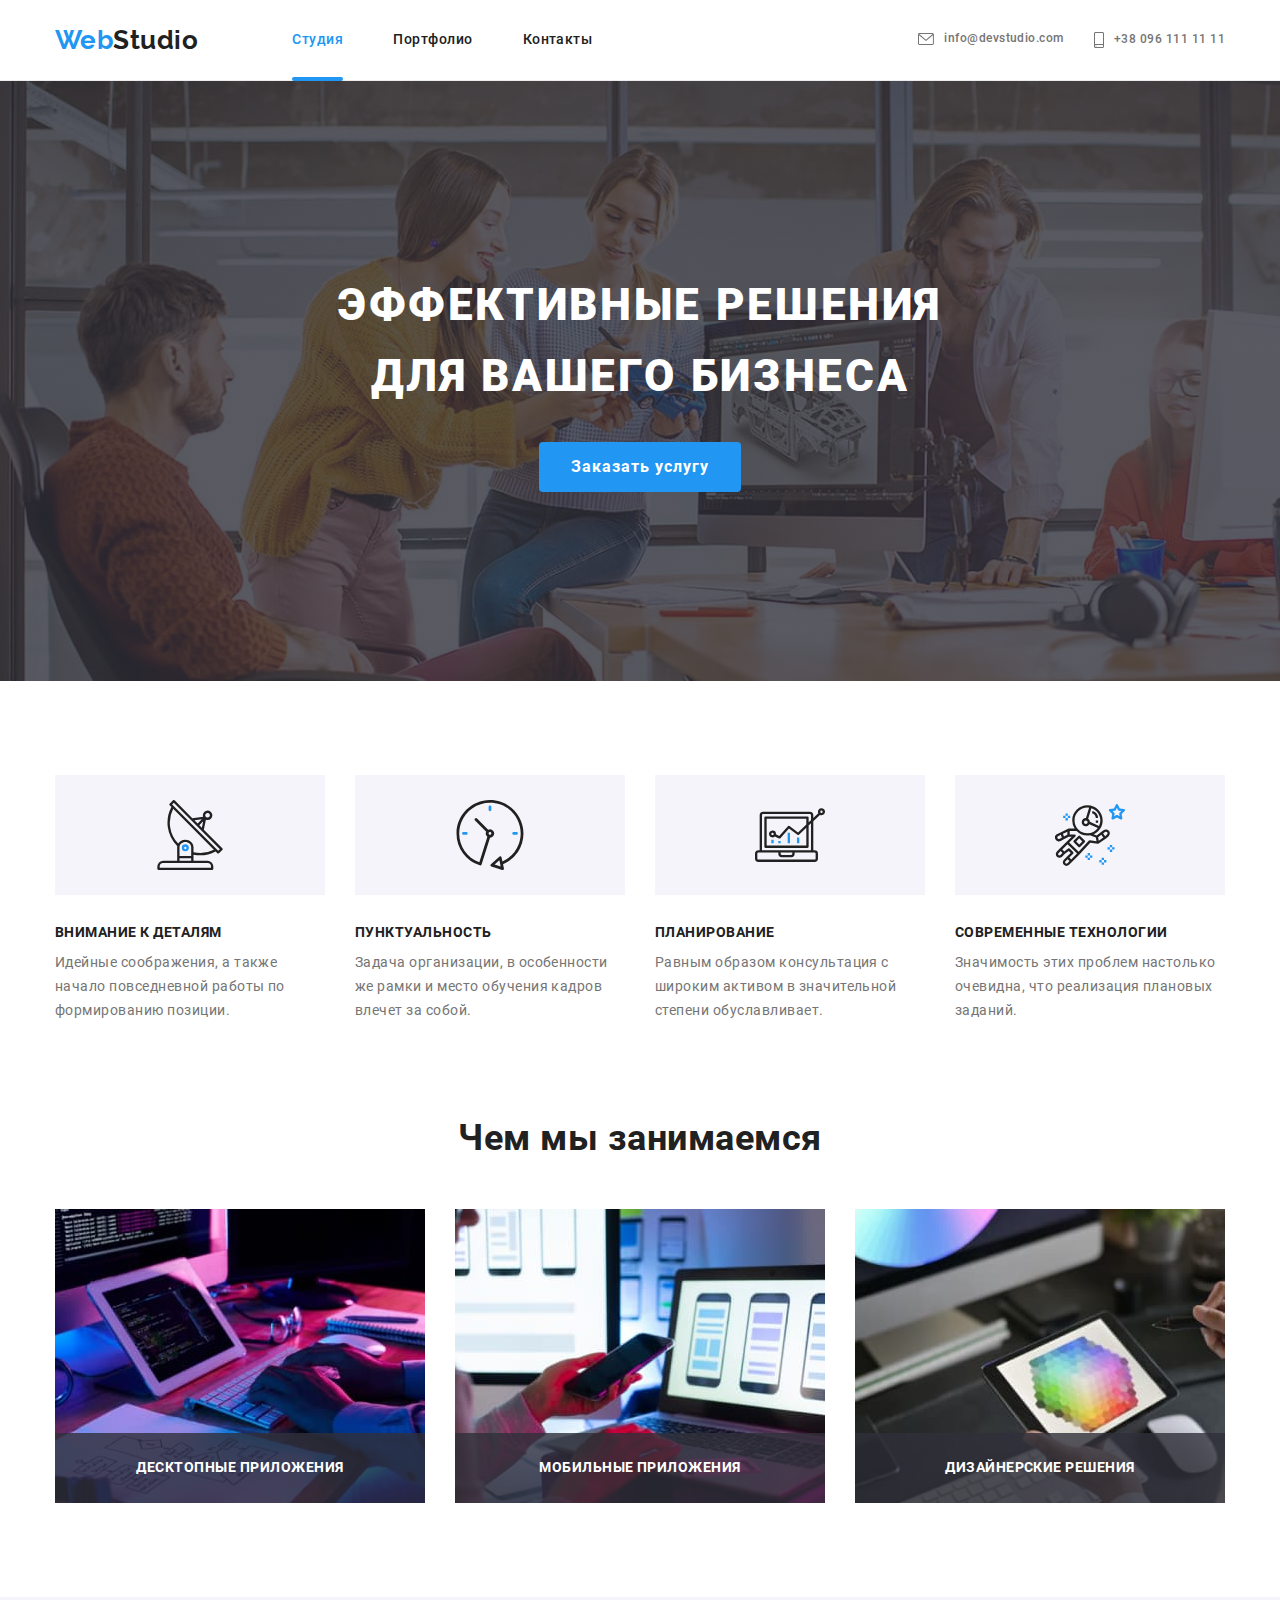
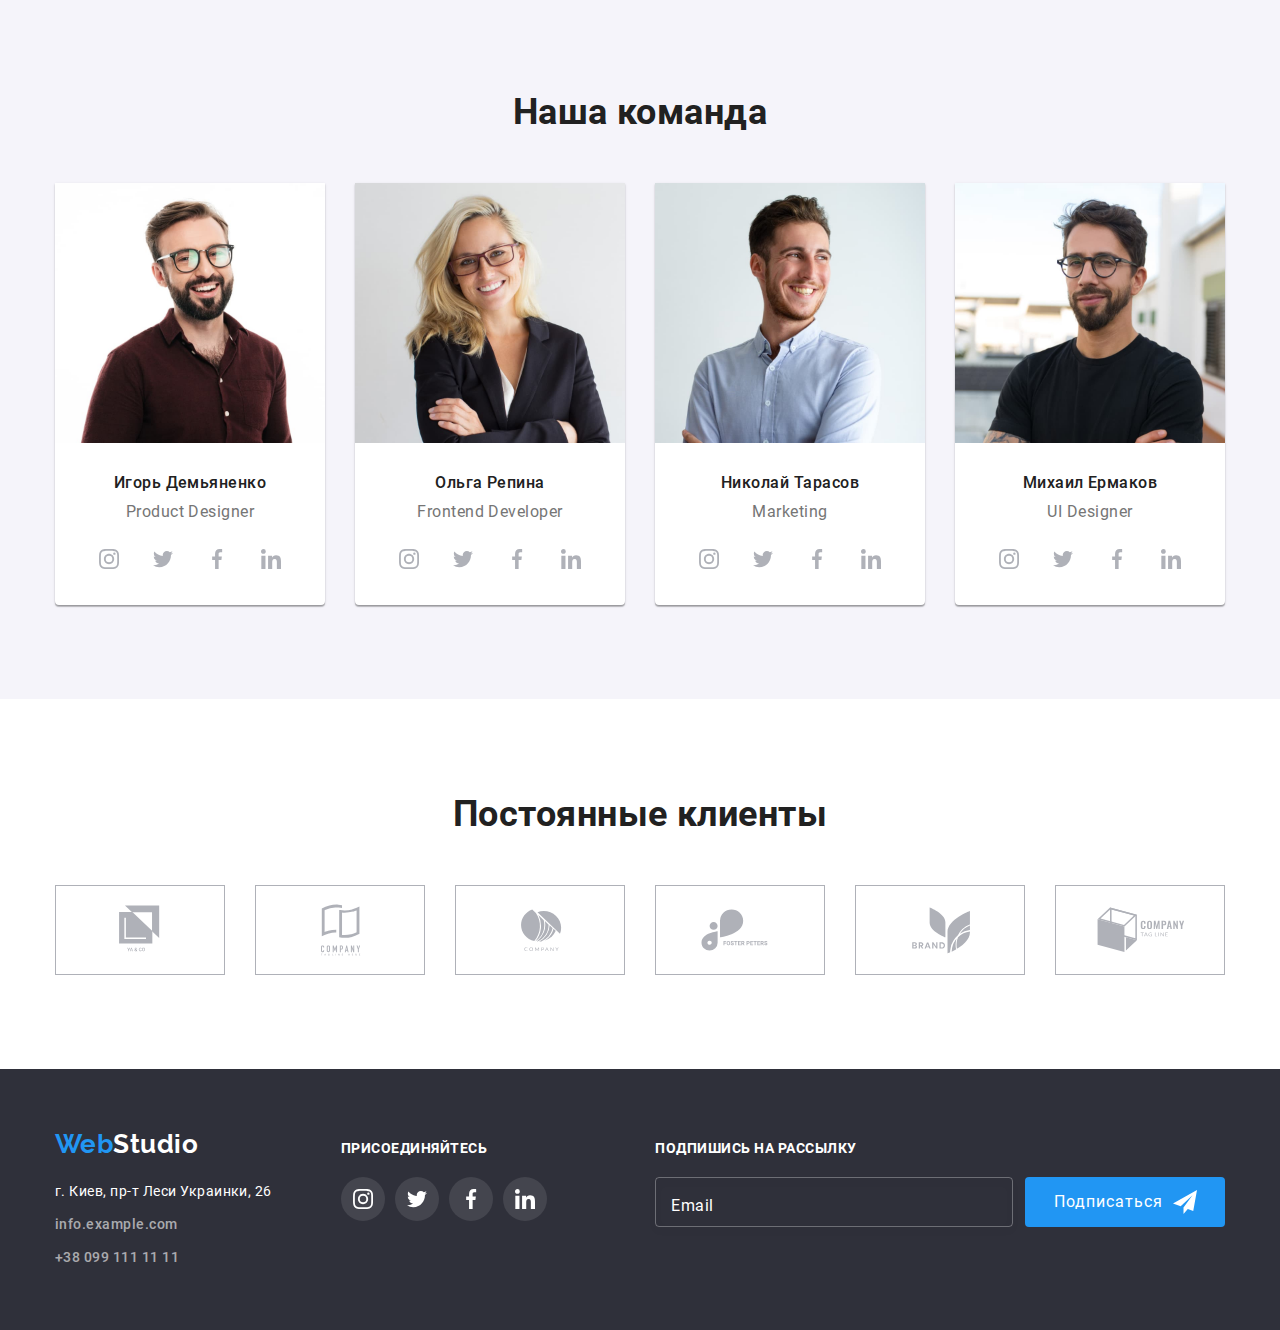
<file: index.html>
<!DOCTYPE html>
<html lang="en">
<head>
  <meta charset="UTF-8">
  <meta name="viewport" content="width=device-width, initial-scale=1.0">
  <title>Web studio</title>
  <link rel="stylesheet" href="./css/main.min.css">
</head>
<body>
  <!--HEADER-->
  <header class="header">
    <div class="container top-menu">
      <a class="logo" href="./index.html">
          <span class="logo--accent">Web</span>Studio
      </a>             
      <div class="header__content">
        <nav class="nav">
          <ul class="nav__list list">
            <li class="nav__list-item">
              <a class="link nav__link nav__link--active" href="./index.html">Студия</a>
            </li>
            <li class="nav__list-item">
              <a class="link nav__link" href="./portfolio.html">Портфолио</a>
            </li>
            <li class="nav__list-item">
              <a class="link nav__link" href="#contacts">Контакты</a>
            </li>
          </ul>
        </nav>
        
        <ul class="top-menu__contacts list">
            <li class="top-menu__contacts-item">
              <a class="link top-menu__contacts-link" href="mailto:info@devstudio.com">
                <svg class="top-menu__contacts-icon icon--envelope">
                  <use href='./images/sprite.svg#icon-envelope'></use>
                </svg>                        
                info@devstudio.com
              </a> 
            </li>
            <li class="top-menu__contacts-item">
              <a class="link top-menu__contacts-link" href="tel:+380961111111">
                <svg class="top-menu__contacts-icon icon--phone">
                  <use href='./images/sprite.svg#icon-smartphone'></use>
                </svg> 
                +38 096 111 11 11
              </a>
            </li>
        </ul>
      </div>
      <button class="top-menu-btn">
        <svg class="top-menu-btn__icon">
          <use href="./images/sprite.svg#icon-mobile-menu"></use>
        </svg>
      </button>
    </div>
</header>        
<!--Header end--> 

<main>
  <!--Hero section -->
  <section class="hero">
      <div class="hero__container">                    
        <h1 class="hero__title">
        Эффективные решения 
        для вашего бизнеса
        </h1>

        <button type="button" class="hero__button">
            Заказать услугу
        </button>
    </div> 
  </section>

  <!--Features Section-->
  <section class="features section">
    <div class="container">
      <h2 class="section__title--hidden">Особенности</h2> <!--скрыть-->
      
      <ul class="list">
        <!--Features item 1-->
        <li class="features__item">
          <div class="features__svg-container">
            <svg class="features__item-icon">
              <use href="./images/sprite.svg#icon-feature1"></use>
            </svg>
          </div>
          <p class="item-title features__item-title">
            Внимание к деталям
          </p>
          <p class="features__item-text">
            Идейные соображения, а также начало повседневной 
            работы по формированию позиции.
          </p>                  
        </li>

        <!--Features item 2-->
        <li class="features__item">
          <div class="features__svg-container">
            <svg class="features__item-icon">
              <use href="./images/sprite.svg#icon-feature2"></use>
            </svg>
          </div>
          <p class="item-title features__item-title">
            Пунктуальность
          </p>
          <p class="features__item-text">
            Задача организации, в особенности же рамки и место 
            обучения кадров влечет за собой.
          </p>
        </li>

            <!--Features item 3-->
        <li class="features__item">
          <div class="features__svg-container">
            <svg class="features__item-icon">
              <use href="./images/sprite.svg#icon-feature3"></use>
            </svg>
          </div>
          <p class="item-title features__item-title">
            Планирование
          </p>
          <p class="features__item-text">
            Равным образом консультация с широким активом в значительной 
            степени обуславливает.
          </p>
        </li>


    <!--Features item 4-->
        <li class="features__item">
          <div class="features__svg-container">
            <svg class="features__item-icon">
              <use href="./images/sprite.svg#icon-feature4"></use>
            </svg>
          </div>
          <p class="item-title features__item-title">
            Современные технологии
          </p>
          <p class="features__item-text">
            Значимость этих проблем настолько очевидна, что реализация 
            плановых заданий.
          </p>
        </li>
      </ul>
    </div>
  </section>
  <!--Features end-->

  <!--Activities Section-->
  <section class="activities section">
    <div class="container activities__container">				
        <h2 class="section__title">
            Чем мы занимаемся
        </h2>
        <ul class="list">
            <li class="activities__item">
                <img class="activities__item-img" src="./images/activities/activity1.jpg" alt="Десктопные приложения">
                <h3 class="item-title activities__item-title">
                    Десктопные приложения
                </h3>
            </li>
            <li class="activities__item">
                <img class="activities__item-img" src="./images/activities/activity2.jpg" alt="Мобильные приложения">
                <h3 class="item-title activities__item-title">
                    Мобильные приложения
                </h3>
            </li>
            <li class="activities__item">
                <img class="activities__item-img" src="./images/activities/activity3.jpg" alt="Дизайнерские решения">
                <h3 class="item-title activities__item-title">
                    Дизайнерские решения
                </h3>              
            </li>
        </ul>
    </div>
  </section>

  <!--Team Section-->
  <section class="team section">
    <div class="container">
        
      <h2 class="section__title">
          Наша команда
      </h2>

      <ul class="list team__list">                
        <!--Team-card 1-->
        <li class="team__card">
          <img class="team__card-img" src="images/team/card1.jpg" alt="Николай Кучеренко">
                              
          <h3 class="team__card-name">
            Игорь Демьяненко
          </h3>                    
          <p class="team__card-position">
              Product Designer
          </p>
          <ul class="list social-links">
              <li class="social-links__item">
                <a class="social-link" href="#" aria-label="Instagramm">
                    <svg class="social-link__icon">
                      <use href="./images/sprite.svg#icon-instagram"></use>
                    </svg>
                </a>
              </li>
              <li class="social-links__item">
                <a class="social-link" href="#" aria-label="Twitter">
                    <svg class="social-link__icon">
                        <use href="./images/sprite.svg#icon-twitter"></use>
                    </svg>
                </a>
              </li>
              <li class="social-links__item">
                <a class="social-link" href="#" aria-label="Facebook">
                    <svg class="social-link__icon">
                        <use href="./images/sprite.svg#icon-facebook"></use>
                    </svg>
                </a>
              </li>
              <li class="social-links__item">
                  <a class="social-link" href="#" aria-label="LinkedIn">
                    <svg class="social-link__icon">
                        <use href="./images/sprite.svg#icon-linkedin"></use>
                    </svg>
                  </a>
              </li>
          </ul>
        </li>

        <!--Team-card 2-->
        <li class="team__card">
            <img class="team__card-img" src="images/team/card2.jpg" alt="Ольга Иванова">
                                
            <h3 class="team__card-name">
                Ольга Репина
            </h3>                    
            <p class="team__card-position">
                Frontend Developer
            </p>
            <ul class="list social-links">
                <li class="social-links__item">
                    <a class="social-link" href="#" aria-label="Instagramm">
                        <svg class="social-link__icon">
                            <use href="./images/sprite.svg#icon-instagram"></use>
                        </svg>
                    </a>
                </li>
                <li class="social-links__item">
                    <a class="social-link" href="#" aria-label="Twitter">
                        <svg class="social-link__icon">
                            <use href="./images/sprite.svg#icon-twitter"></use>
                        </svg>
                    </a>
                </li>
                <li class="social-links__item">
                    <a class="social-link" href="#" aria-label="Facebook">
                        <svg class="social-link__icon">
                            <use href="./images/sprite.svg#icon-facebook"></use>
                        </svg>
                    </a>
                </li>
                <li class="social-links__item">
                    <a class="social-link" href="#" aria-label="LinkedIn">
                        <svg class="social-link__icon">
                            <use href="./images/sprite.svg#icon-linkedin"></use>
                        </svg>
                    </a>
                </li>
            </ul>
        </li>

        <!--Team-card 3-->
        <li class="team__card">
            <img class="team__card-img" src="images/team/card3.jpg" alt="Андрей Шевченко">
                                
            <h3 class="team__card-name">
                Николай Тарасов
            </h3>                    
            <p class="team__card-position">
                Marketing
            </p>
            <ul class="list social-links">
                <li class="social-links__item">
                    <a class="social-link" href="#" aria-label="Instagramm">
                        <svg class="social-link__icon">
                            <use href="./images/sprite.svg#icon-instagram"></use>
                        </svg>
                    </a>
                </li>
                <li class="social-links__item">
                    <a class="social-link" href="#" aria-label="Twitter">
                        <svg class="social-link__icon">
                            <use href="./images/sprite.svg#icon-twitter"></use>
                        </svg>
                    </a>
                </li>
                <li class="social-links__item">
                    <a class="social-link" href="#" aria-label="Facebook">
                        <svg class="social-link__icon">
                            <use href="./images/sprite.svg#icon-facebook"></use>
                        </svg>
                    </a>
                </li>
                <li class="social-links__item">
                    <a class="social-link" href="#" aria-label="LinkedIn">
                        <svg class="social-link__icon">
                            <use href="./images/sprite.svg#icon-linkedin"></use>
                        </svg>
                    </a>
                </li>
            </ul>
        </li>

        <!--Team-card 4-->
        <li class="team__card">
            <img class="team__card-img" src="images/team/card4.jpg" alt="Иван Николаев">
                                
            <h3 class="team__card-name">
                Михаил Ермаков
            </h3>                    
            <p class="team__card-position">
                UI Designer
            </p>
            <ul class="list social-links">
                <li class="social-links__item">
                    <a class="social-link" href="#" aria-label="Instagramm">
                        <svg class="social-link__icon">
                            <use href="./images/sprite.svg#icon-instagram"></use>
                        </svg>
                    </a>
                </li>
                <li class="social-links__item">
                    <a class="social-link" href="#" aria-label="Twitter">
                        <svg class="social-link__icon">
                            <use href="./images/sprite.svg#icon-twitter"></use>
                        </svg>
                    </a>
                </li>
                <li class="social-links__item">
                    <a class="social-link" href="#" aria-label="Facebook">
                        <svg class="social-link__icon">
                            <use href="./images/sprite.svg#icon-facebook"></use>
                        </svg>
                    </a>
                </li>
                <li class="social-links__item">
                    <a class="social-link" href="#" aria-label="LinkedIn">
                        <svg class="social-link__icon">
                            <use href="./images/sprite.svg#icon-linkedin"></use>
                        </svg>
                    </a>
                </li>
            </ul>
        </li>
      </ul>
    </div>
  </section>
  <!--Team end-->
 <!--Clients Section-->
 <section class="clients section">
  <div class="container">
      <h2 class="section__title">
          Постоянные клиенты
      </h2>
      <ul class="clients__list list">
          <li class="clients__item">
              <a class="clients__link" href="">
                  <svg class="clients__logo">
                      <use href="./images/sprite.svg#icon-logo1"></use>
                  </svg>
              </a>
          </li>
          <li class="clients__item">
              <a class="clients__link" href="">
                  <svg class="clients__logo">
                      <use href="./images/sprite.svg#icon-logo2"></use>
                  </svg>
              </a>
          </li>
          <li class="clients__item">
              <a class="clients__link" href="">
                  <svg class="clients__logo">
                      <use href="./images/sprite.svg#icon-logo3"></use>
                  </svg>
              </a>
          </li>
          <li class="clients__item">
              <a class="clients__link" href="">
                  <svg class="clients__logo">
                      <use href="./images/sprite.svg#icon-logo4"></use>
                  </svg>
              </a>
          </li>
          <li class="clients__item">
              <a class="clients__link" href="">
                  <svg class="clients__logo">
                      <use href="./images/sprite.svg#icon-logo5"></use>
                  </svg>
              </a>
          </li>
          <li class="clients__item">
              <a class="clients__link" href="">
                  <svg class="clients__logo">
                      <use href="./images/sprite.svg#icon-logo6"></use>
                  </svg>
              </a>
          </li>
      </ul></div>
  </section>
<!--Clients end-->
</main>
<!--Main end-->
<!--Footer-->
<footer class="footer" id="contacts">
  <div class="container footer__container">
      <div class="footer__contacts-container">				
          <a class="logo logo--inverse footer__logo" href="./index.html">
              <span class="logo--accent">Web</span> Studio
          </a>
          <address class="footer__address">
            <p class="footer__contacts-item">
                г. Киев, пр-т Леси Украинки, 26          
            </p>
              <a class="footer__contacts-link" href="mailto:info.example.com">info.example.com</a>

              <a class="footer__contacts-link" href="tel:+380991111111"> +38 099 111 11 11</a>
         
        </address>
      </div>
      <div class="footer__social-links">
          <b class="footer__action-text">
              Присоединяйтесь
          </b>
          <ul class="list social-links">
              <li class="social-links__item">
                  <a class="social-link footer__social-link" href="#" aria-label="Instagramm">
                      <svg class="social-link__icon">
                          <use href="./images/sprite.svg#icon-instagram"></use>
                      </svg>
                  </a>
              </li>
              <li class="social-links__item">
                  <a class="social-link footer__social-link" href="#" aria-label="Twitter">
                      <svg class="social-link__icon">
                          <use href="./images/sprite.svg#icon-twitter"></use>
                      </svg>
                  </a>
              </li>
              <li class="social-links__item">
                  <a class="social-link footer__social-link" href="#" aria-label="Facebook">
                      <svg class="social-link__icon">
                          <use href="./images/sprite.svg#icon-facebook"></use>
                      </svg>
                  </a>
              </li>
              <li class="social-links__item">
                  <a class="social-link footer__social-link" href="#" aria-label="LinkedIn">
                      <svg class="social-link__icon">
                          <use href="./images/sprite.svg#icon-linkedin"></use>
                      </svg>
                  </a>
              </li>
          </ul>
      </div>
      <form class="subscription-form">
          <b class="footer__action-text">
              Подпишись на рассылку
          </b>
          <div class="subscription-form__controls">

              <input type="email" id="subscriptionFormEmail"
              class="subscription-form__email-input" 
              name="subscriptionFormEmail" placeholder=" ">
              <label class="subscription-form__email-label" 
               for="subscriptionFormEmail">Email</label>
              

              <button class="subscription-form__btn">
                  <span>Подписаться</span>
                  <svg class="icon-send">
                      <use href="./images/sprite.svg#icon-send"></use>
                  </svg>                    
              </button>
          </div>
      </form>
  </div>
  
</footer>

<!--Modal form-->
<div class="backdrop is-hidden">
  <form action="#" class="modal-form">
  
      <button class="modal-form__btn-close">
          <svg class="modal-form__icon-close">
              <use href="./images/sprite.svg#icon-modal-close"></use>
          </svg>
      </button>

      <b class="modal-form__action-text">
          Оставьте свои данные, мы вам перезвоним
      </b>
      
      <div class="modal-form__input-container">
                  
          <input class="modal-form__input" id="modalName" 
          type="text" name="modalName" placeholder=" ">
          <label for="modalName" class="modal-form__label
          modal-form__label--name">Имя</label>
          <svg class="modal-form__input-icon">
              <use href="./images/sprite.svg#icon-modal-name"></use>
          </svg>  
      </div>

      <div class="modal-form__input-container">                
          <input class="modal-form__input" id="modalPhone" 
          type="tel" name="modalPhone" placeholder=" ">
          <label for="modalName" class="modal-form__label">
              Телефон
          </label>
          <svg class="modal-form__input-icon">
              <use href="./images/sprite.svg#icon-modal-phone"></use>
          </svg>
      </div>

      <div class="modal-form__input-container">               
          <input class="modal-form__input" id="modalEmail" 
          type="email" name="modalEmail" placeholder=" ">
          <label for="modalName" class="modal-form__label">
              Почта
          </label>
          <svg class="modal-form__input-icon">
              <use href="./images/sprite.svg#icon-modal-email"></use>
          </svg> 
      </div>

      <div class="modal-form__input-container">
          <textarea class="modal-form__input modal-form__comment" name="modalComment" 
          id="modalComment" cols="30" rows="10" placeholder=" "></textarea>
          <label for="modalComment" class="modal-form__label">
              Комментарий</label>
      </div>

      <div class="license-agreement">
          <input class="license-agreement__checkbox" type="checkbox" 
          name="modalLicense" id="modalLicense">
          <label for="modalLicense" class="license-agreement__label">
              
              <span class="label-inner"> Соглашаюсь с рассылкой и принимаю 
                <a class="license-agreement__link" href="">
                    Условия договора
                </a>
              </span>             
          </label>
      </div>
      

      <button class="modal-form__btn-send" type="submit">
          Отправить
      </button>


  </form>
</div>

<script src="./js/modalForm.js"></script>
<script src="./js/mobile-sandwich.js"></script>
</body>
</html>
</file>
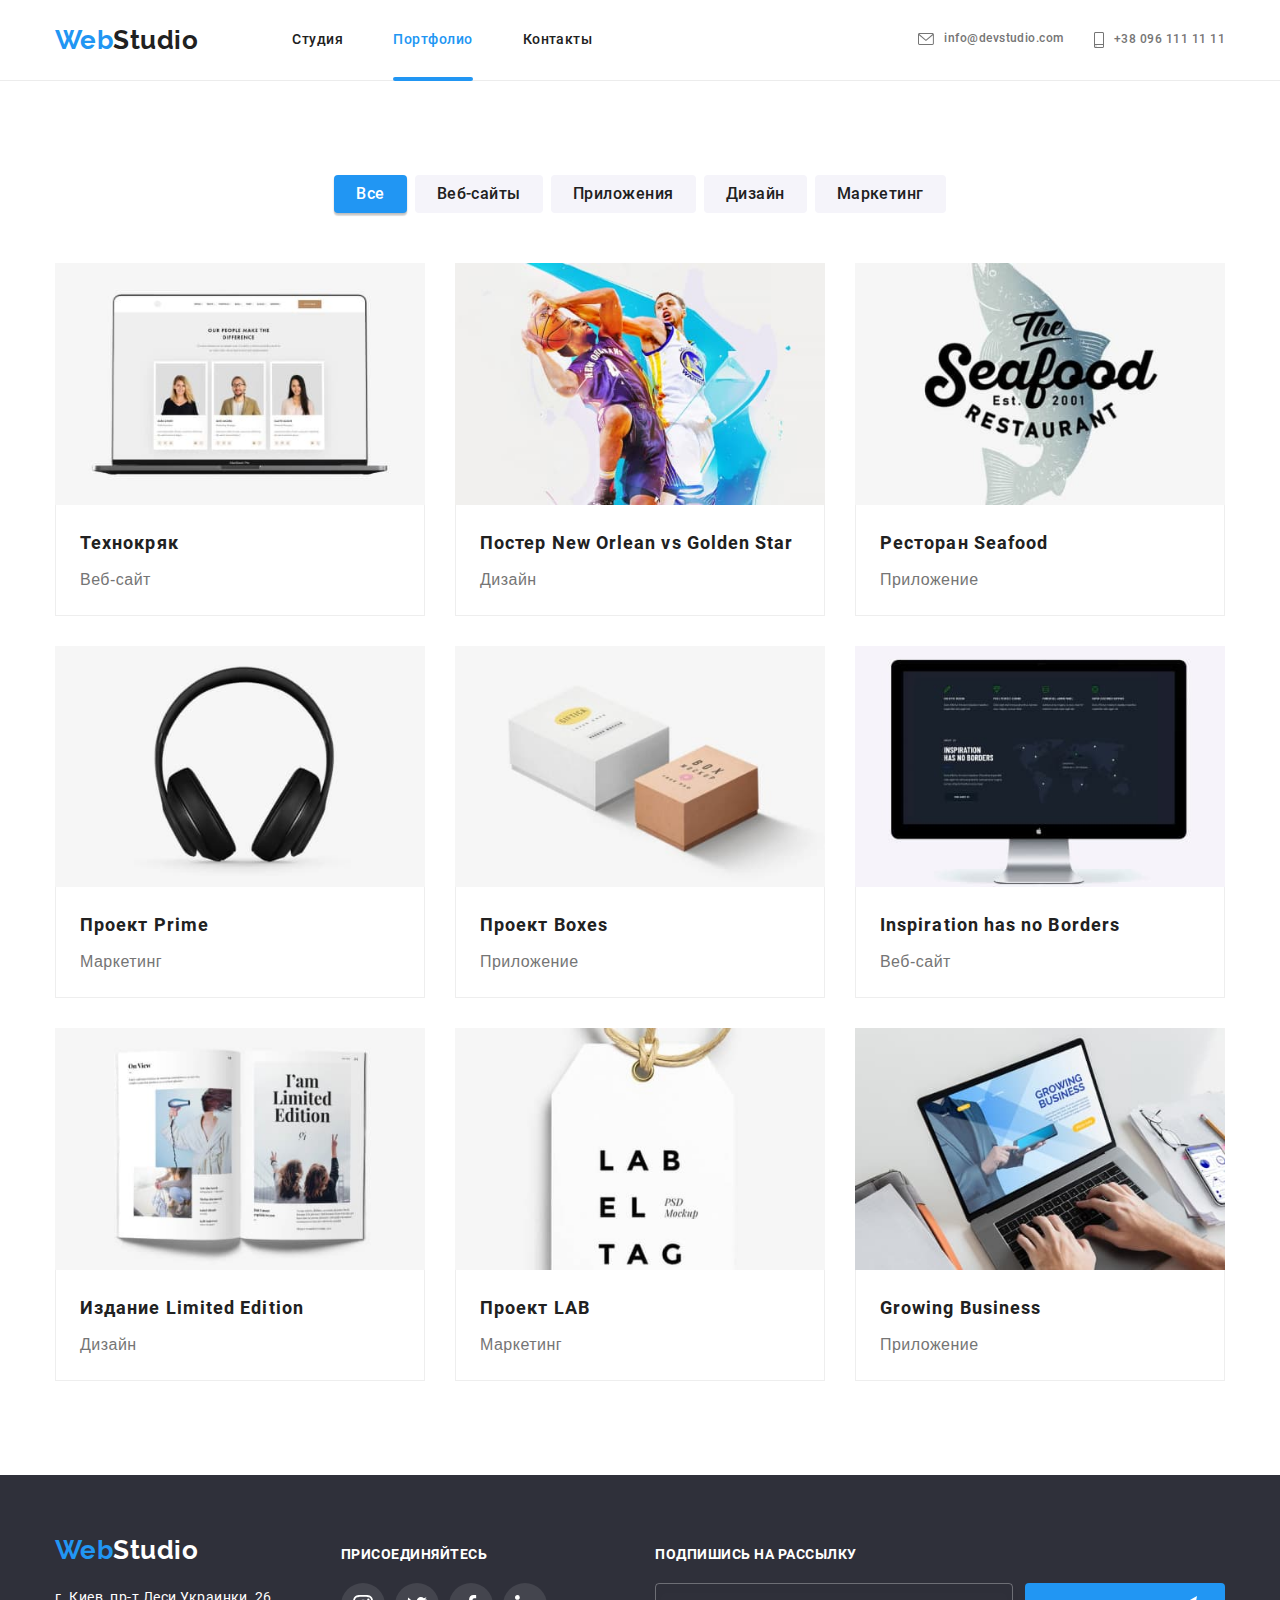
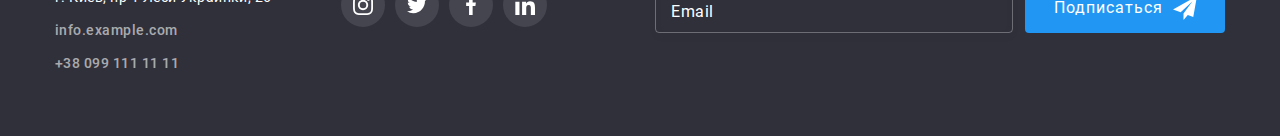
<file: portfolio.html>
<!DOCTYPE html>
<html lang="en">
<head>
    <meta charset="UTF-8">
    <meta name="viewport" content="width=device-width, initial-scale=1.0">
    <title>Web Studio</title>

    <link rel="stylesheet" href="./css/portfolio.min.css">
</head>
<body>
  <!--HEADER-->
  <header class="header">
    <div class="container top-menu">
      <a class="logo" href="./index.html">
          <span class="logo--accent">Web</span>Studio
      </a>             
      <div class="header__content">
        <nav class="nav">
          <ul class="nav__list list">
            <li class="nav__list-item">
              <a class="link nav__link" href="./index.html">Студия</a>
            </li>
            <li class="nav__list-item">
              <a class="link nav__link nav__link--active" href="./portfolio.html">Портфолио</a>
            </li>
            <li class="nav__list-item">
              <a class="link nav__link" href="#contacts">Контакты</a>
            </li>
          </ul>
        </nav>
        
        <ul class="top-menu__contacts list">
            <li class="top-menu__contacts-item">
              <a class="link top-menu__contacts-link" href="mailto:info@devstudio.com">
                <svg class="top-menu__contacts-icon icon--envelope">
                  <use href='./images/sprite.svg#icon-envelope'></use>
                </svg>                        
                info@devstudio.com
              </a> 
            </li>
            <li class="nav__contacts-item">
              <a class="link top-menu__contacts-link" href="tel:+380961111111">
                <svg class="top-menu__contacts-icon icon--phone">
                  <use href='./images/sprite.svg#icon-smartphone'></use>
                </svg> 
                +38 096 111 11 11
              </a>
            </li>
        </ul>
      </div>
      <button class="top-menu-btn">
        <svg class="top-menu-btn__icon">
          <use href="./images/sprite.svg#icon-mobile-menu"></use>
        </svg>
      </button>
    </div>
</header>      
  <!--Header end-->     

  <main class="section">
      <h1 class="section__title--hidden">Портфолио</h1>

          <!--Filters-->
      <section class="filters">
          <div class="container filters__content">
              <h2 class="section__title--hidden">Фильтры</h2> <!--скрыть-->
            
              <div class="button-container">
                <input class="filters__radio-btn" type="checkbox" 
                id="filter-all" name="filter" checked>
                <label class="filters__btn" for="filter-all" tabindex="0">Все</label> 
              </div>
              <div class="button-container">
                <input class="filters__radio-btn" type="checkbox" 
                id="filter-sites" name="filter">
                <label class="filters__btn" for="filter-sites" tabindex="0">Веб-сайты</label>
              </div>
              <div class="button-container">
                <input class="filters__radio-btn" type="checkbox" 
                id="filter-apps" name="filter">
                <label class="filters__btn" for="filter-apps"  tabindex="0">Приложения</label>
              </div>
              <div class="button-container">  
                <input class="filters__radio-btn" type="checkbox" 
                id="filter-design" name="filter">
                <label class="filters__btn" for="filter-design"  tabindex="0">Дизайн</label>
              </div>
              <div class="button-container">
                <input class="filters__radio-btn" type="checkbox" 
                id="filter-marketing" name="filter">
                <label class="filters__btn" for="filter-marketing"  tabindex="0">Маркетинг</label> 
              </div>
          </div>
      </section>

      <!-- PROJECTS SECTION -->
      <section class="projects">
          <h2 class="section__title--hidden">Проекты</h2> <!--скрыть-->
          <div class="container">            
              <ul class="projects__list list">                
                      <!--Project 1-->            
                  <li class="projects__item" tabindex="0">                        
                      <a class="projects__item-link" href="">
                          <div class="projects__item-preview">               
                              <img class="projects__item-img" src="./images/projects/project1.jpg" alt="Технокряк">
                              <p class="projects__item-description">
                                  Технокряк это современная площадка распространения коронавируса. 
                                  Компании используют эту платформу для цифрового шпионажа и атак 
                                  на защищённые сервера конкурентов.                                   
                              </p>
                          </div>
                          <div class="projects__item-content">
                              <h3 class="projects__item-title">
                                  Технокряк
                              </h3>
                              <p class="projects__item-category">
                                  Веб-сайт
                              </p>                                
                          </div>                            
                      </a>
                  </li>

                  <!--Project 2-->
                  <li class="projects__item" tabindex="0">
                      <a class="projects__item-link" href="">
                          <div class="projects__item-preview">
                              <img class="projects__item-img" src="./images/projects/project2.jpg" alt="Постер New Orlean vs Golden Star">
                              <p class="projects__item-description">
                                  Технокряк это современная площадка распространения коронавируса. 
                                  Компании используют эту платформу для цифрового шпионажа и атак 
                                  на защищённые сервера конкурентов.
                              </p>
                          </div>
                          <div class="projects__item-content">
                              <h3 class="projects__item-title">
                                  Постер New Orlean vs Golden Star
                              </h3>
                              <p class="projects__item-category">
                                  Дизайн
                              </p>                                
                          </div>                            
                      </a>
                  </li>

                  <!--Project 3-->
                  <li class="projects__item" tabindex="0">
                      <a class="projects__item-link" href="">
                          <div class="projects__item-preview">
                              <img class="projects__item-img" src="./images/projects/project3.jpg" alt="Ресторан Seafood">
                              <p class="projects__item-description">
                                  Технокряк это современная площадка распространения коронавируса. 
                                  Компании используют эту платформу для цифрового шпионажа и атак 
                                  на защищённые сервера конкурентов.
                              </p>
                          </div>
                          <div class="projects__item-content">
                              <h3 class="projects__item-title">
                                  Ресторан Seafood
                              </h3>
                              <p class="projects__item-category">
                                  Приложение
                              </p>
                              
                          </div>                            
                      </a>
                  </li>

                  <!--Project 4-->
                  <li class="projects__item" tabindex="0">
                      <a class="projects__item-link" href="">
                          <div class="projects__item-preview">
                              <img class="projects__item-img" src="./images/projects/project4.jpg" alt="Проект Prime"> 
                              <p class="projects__item-description">
                                  Технокряк это современная площадка распространения коронавируса. 
                                  Компании используют эту платформу для цифрового шпионажа и атак 
                                  на защищённые сервера конкурентов.
                              </p>
                          </div>
                          <div class="projects__item-content">
                              <h3 class="projects__item-title">
                                  Проект Prime
                              </h3>
                              <p class="projects__item-category">
                                  Маркетинг
                              </p>
                              
                          </div>                            
                      </a>
                  </li>

                  <!--Project 5-->
                  <li class="projects__item" tabindex="0">             
                      <a class="projects__item-link" href="">       
                          <div class="projects__item-preview">
                              <img class="projects__item-img" src="./images/projects/project5.jpg" alt="Проект Boxes">
                              <p class="projects__item-description">
                                  Технокряк это современная площадка распространения коронавируса. 
                                  Компании используют эту платформу для цифрового шпионажа и атак 
                                  на защищённые сервера конкурентов.
                              </p>
                          </div>
                          <div class="projects__item-content">
                              <h3 class="projects__item-title">
                                  Проект Boxes
                              </h3>
                              <p class="projects__item-category">
                                  Приложение
                              </p>
                              
                          </div>                            
                      </a>
                  </li>

                  <!--Project 6-->
                  <li class="projects__item" tabindex="0">             
                      <a class="projects__item-link" href="">       
                          <div class="projects__item-preview">
                              <img class="projects__item-img" src="./images/projects/project6.jpg" alt="Inspiration has no Borders">
                              <p class="projects__item-description">
                                  Технокряк это современная площадка распространения коронавируса. 
                                  Компании используют эту платформу для цифрового шпионажа и атак 
                                  на защищённые сервера конкурентов.
                              </p>
                          </div>
                          <div class="projects__item-content">
                              <h3 class="projects__item-title">
                                  Inspiration has no Borders
                              </h3>
                              <p class="projects__item-category">
                                  Веб-сайт
                              </p>
                              
                          </div>                            
                      </a>
                  </li>

                  <!--Project 7-->
                  <li class="projects__item" tabindex="0">             
                      <a class="projects__item-link" href="">       
                          <div class="projects__item-preview">
                              <img class="projects__item-img" src="./images/projects/project7.jpg" alt="Издание Limited Edition">
                              <p class="projects__item-description">
                                  Технокряк это современная площадка распространения коронавируса. 
                                  Компании используют эту платформу для цифрового шпионажа и атак 
                                  на защищённые сервера конкурентов.
                              </p>
                          </div>
                          <div class="projects__item-content">
                              <h3 class="projects__item-title">
                                  Издание Limited Edition
                              </h3>
                              <p class="projects__item-category">
                                  Дизайн
                              </p>
                              
                          </div>                            
                      </a>
                  </li>

                  <!--Project 8-->
                  <li class="projects__item" tabindex="0">             
                      <a class="projects__item-link" href="">       
                          <div class="projects__item-preview">
                              <img class="projects__item-img" src="./images/projects/project8.jpg" alt="Проект LAB">
                              <p class="projects__item-description">
                                  Технокряк это современная площадка распространения коронавируса. 
                                  Компании используют эту платформу для цифрового шпионажа и атак 
                                  на защищённые сервера конкурентов.
                              </p>
                          </div>
                          <div class="projects__item-content">
                              <h3 class="projects__item-title">
                                  Проект LAB
                              </h3>
                              <p class="projects__item-category">
                                  Маркетинг
                              </p>                                
                          </div>                            
                      </a>
                  </li>

                  <!--Project 9-->
                  <li class="projects__item" tabindex="0">             
                      <a class="projects__item-link" href="">       
                          <div class="projects__item-preview">
                              <img class="projects__item-img" src="./images/projects/project9.jpg" alt="Growing Business">
                              <p class="projects__item-description">
                                  Технокряк это современная площадка распространения коронавируса. 
                                  Компании используют эту платформу для цифрового шпионажа и атак 
                                  на защищённые сервера конкурентов.
                              </p>
                          </div>
                          <div class="projects__item-content">
                              <h3 class="projects__item-title">
                                  Growing Business
                              </h3>
                              <p class="projects__item-category">
                                  Приложение
                              </p>
                          </div>                            
                      </a>
                  </li>
              </ul>
          </div>
              
      </section>
  </main>


  <!--Footer-->
  <footer class="footer" id="contacts">
    <div class="container footer__container">
        <div class="footer__contacts-container">				
            <a class="logo logo--inverse footer__logo" href="./index.html">
                <span class="logo--accent">Web</span> Studio
            </a>
            <address class="footer__address">
              <p class="footer__contacts-item">
                  г. Киев, пр-т Леси Украинки, 26          
              </p>
                <a class="footer__contacts-link" href="mailto:info.example.com">info.example.com</a>
  
                <a class="footer__contacts-link" href="tel:+380991111111"> +38 099 111 11 11</a>
           
          </address>
        </div>
        <div class="footer__social-links">
            <b class="footer__action-text">
                Присоединяйтесь
            </b>
            <ul class="list social-links">
                <li class="social-links__item">
                    <a class="social-link footer__social-link" href="#" aria-label="Instagramm">
                        <svg class="social-link__icon">
                            <use href="./images/sprite.svg#icon-instagram"></use>
                        </svg>
                    </a>
                </li>
                <li class="social-links__item">
                    <a class="social-link footer__social-link" href="#" aria-label="Twitter">
                        <svg class="social-link__icon">
                            <use href="./images/sprite.svg#icon-twitter"></use>
                        </svg>
                    </a>
                </li>
                <li class="social-links__item">
                    <a class="social-link footer__social-link" href="#" aria-label="Facebook">
                        <svg class="social-link__icon">
                            <use href="./images/sprite.svg#icon-facebook"></use>
                        </svg>
                    </a>
                </li>
                <li class="social-links__item">
                    <a class="social-link footer__social-link" href="#" aria-label="LinkedIn">
                        <svg class="social-link__icon">
                            <use href="./images/sprite.svg#icon-linkedin"></use>
                        </svg>
                    </a>
                </li>
            </ul>
        </div>
        <form class="subscription-form">
            <b class="footer__action-text">
                Подпишись на рассылку
            </b>
            <div class="subscription-form__controls">
  
                <input type="email" id="subscriptionFormEmail"
                class="subscription-form__email-input" 
                name="subscriptionFormEmail" placeholder=" ">
                <label class="subscription-form__email-label" 
                 for="subscriptionFormEmail">Email</label>
                
  
                <button class="subscription-form__btn">
                    <span>Подписаться</span>
                    <svg class="icon-send">
                        <use href="./images/sprite.svg#icon-send"></use>
                    </svg>                    
                </button>
            </div>
        </form>
    </div>
    
  </footer>

  <script src="./js/mobile-sandwich.js"></script>
</body>
</html>
</file>
<file: css/main.min.css>
:root{--accent: #2196F3;--main-bg: #fff;--secondary-bg: #F5F4FA;--activity-title-bg: rgba(47, 48, 58, 0.8);--main-text: #212121;--secondary-text: #757575;--light-text: #ffffff;--social-links: #AFB1B8;--footer-contacts: rgba(255, 255, 255, 0.6);--footer-bg: #2F303A;--footer-social-bg: rgba(255, 255, 255, 0.1);--nav-underline: #ECECEC;--item-border: #EEEEEE}@font-face{font-family:"Raleway-Bold";src:url(../images/fonts/Raleway-Bold.ttf);font-style:normal;font-weight:700}@font-face{font-family:"Roboto-Bold";src:url(../images/fonts/Roboto-Bold.ttf);font-style:normal;font-weight:700}@font-face{font-family:"Roboto-Black";src:url(../images/fonts/Roboto-Black.ttf);font-style:normal;font-weight:900}@font-face{font-family:"Roboto-Medium";src:url(../images/fonts/Roboto-Medium.ttf);font-style:normal;font-weight:500}@font-face{font-family:"Roboto-Regular";src:url(../images/fonts/Roboto-Regular.ttf);font-style:normal;font-weight:400}/*! modern-normalize v0.7.0 | MIT License | https://github.com/sindresorhus/modern-normalize */*,*::before,*::after{-webkit-box-sizing:border-box;box-sizing:border-box}:root{-moz-tab-size:4;-o-tab-size:4;tab-size:4}html{line-height:1.15;-webkit-text-size-adjust:100%}body{margin:0}body{font-family:system-ui,-apple-system,"Segoe UI",Roboto,Helvetica,Arial,sans-serif,"Apple Color Emoji","Segoe UI Emoji"}hr{height:0}abbr[title]{-webkit-text-decoration:underline dotted;text-decoration:underline dotted}b,strong{font-weight:bolder}code,kbd,samp,pre{font-family:ui-monospace, SFMono-Regular, Consolas, 'Liberation Mono', Menlo, monospace;font-size:1em}small{font-size:80%}sub,sup{font-size:75%;line-height:0;position:relative;vertical-align:baseline}sub{bottom:-0.25em}sup{top:-0.5em}button,input,optgroup,select,textarea{font-family:inherit;font-size:100%;line-height:1.15;margin:0}button,select{text-transform:none}button,[type='button'],[type='reset'],[type='submit']{-webkit-appearance:button}button::-moz-focus-inner,[type='button']::-moz-focus-inner,[type='reset']::-moz-focus-inner,[type='submit']::-moz-focus-inner{border-style:none;padding:0}button:-moz-focusring,[type='button']:-moz-focusring,[type='reset']:-moz-focusring,[type='submit']:-moz-focusring{outline:1px dotted ButtonText}legend{padding:0}progress{vertical-align:baseline}[type='number']::-webkit-inner-spin-button,[type='number']::-webkit-outer-spin-button{height:auto}[type='search']{-webkit-appearance:textfield;outline-offset:-2px}[type='search']::-webkit-search-decoration{-webkit-appearance:none}::-webkit-file-upload-button{-webkit-appearance:button;font:inherit}summary{display:list-item}.hero__button,.subscription-form__btn,.modal-form__btn-send{display:block;font-size:16px;border:none;border-radius:4px}.hero__button:hover,.subscription-form__btn:hover,.modal-form__btn-send:hover,.hero__button:focus,.subscription-form__btn:focus,.modal-form__btn-send:focus{outline:none;cursor:pointer}.hero__button,.subscription-form__btn,.modal-form__btn-send{color:var(--light-text);background-color:var(--accent);line-height:1.875;letter-spacing:0.06em}.top-menu__contacts-link,.nav__link,.footer__contacts-link{font-family:"Roboto-Medium", sans-serif;-webkit-transition:color 250ms cubic-bezier(0.4, 0, 0.2, 1);transition:color 250ms cubic-bezier(0.4, 0, 0.2, 1)}.top-menu__contacts-link:hover,.nav__link:hover,.footer__contacts-link:hover,.top-menu__contacts-link:focus,.nav__link:focus,.footer__contacts-link:focus{outline:none;border:none;color:var(--accent)}html{-webkit-box-sizing:border-box;box-sizing:border-box}*,*::before,*::after{-webkit-box-sizing:inherit;box-sizing:inherit}body{color:var(--main-text);background-color:var(--main-bg);font-family:"Roboto-Bold", sans-serif;letter-spacing:0.03em;padding-top:60px}@media screen and (min-width: 768px){body{padding-top:0}}h1,h2,h3,p{margin:0;pointer-events:none}a{text-decoration:none;color:var(--main-text)}a:hover{cursor:pointer}.container{padding-left:15px;padding-right:15px;margin-left:auto;margin-right:auto;width:100%}@media screen and (min-width: 480px){.container{width:480px}}@media screen and (min-width: 768px){.container{width:768px}}@media screen and (min-width: 1200px){.container{width:1200px}}.logo{display:-webkit-box;display:-ms-flexbox;display:flex;font-size:24px;line-height:1.19;font-family:"Raleway-Bold", sans-serif}@media screen and (min-width: 1200px){.logo{font-size:26px}}.logo--accent{color:var(--accent)}.logo--inverse{color:var(--light-text)}.is-hidden{opacity:0;pointer-events:none;-webkit-transform:scale(0);transform:scale(0);-webkit-transition:all .2s ease;transition:all .2s ease;visibility:hidden}.list{margin:0;padding:0;list-style:none;color:var(--main-text);display:-webkit-box;display:-ms-flexbox;display:flex;-webkit-box-orient:vertical;-webkit-box-direction:normal;-ms-flex-direction:column;flex-direction:column}@media screen and (min-width: 768px){.list{-webkit-box-orient:horizontal;-webkit-box-direction:normal;-ms-flex-direction:row;flex-direction:row;-ms-flex-wrap:wrap;flex-wrap:wrap;-webkit-box-align:start;-ms-flex-align:start;align-items:flex-start}}.section{padding:60px 0}@media screen and (min-width: 1200px){.section{padding:94px 0}}.section__title{font-size:28px;line-height:1.18;text-align:center;margin-bottom:30px}@media screen and (min-width: 1200px){.section__title{font-size:36px;line-height:1.17;margin-bottom:50px}}.section__title--hidden{position:absolute !important;clip:rect(1px 1px 1px 1px);clip:rect(1px, 1px, 1px, 1px);padding:0 !important;border:0 !important;height:1px !important;width:1px !important;overflow:hidden}.item-title{font-size:14px;line-height:1.14}.social-links{-webkit-box-orient:horizontal;-webkit-box-direction:normal;-ms-flex-direction:row;flex-direction:row;-webkit-box-pack:center;-ms-flex-pack:center;justify-content:center}.social-links__item:not(:last-child){margin-right:10px}.social-link{display:-webkit-box;display:-ms-flexbox;display:flex;-webkit-box-pack:center;-ms-flex-pack:center;justify-content:center;-webkit-box-align:center;-ms-flex-align:center;align-items:center;width:44px;height:44px;border-radius:50%;background-color:var(--main-bg);color:var(--social-links);-webkit-transition:background-color 250ms cubic-bezier(0.4, 0, 0.2, 1),color 250ms cubic-bezier(0.4, 0, 0.2, 1);transition:background-color 250ms cubic-bezier(0.4, 0, 0.2, 1),color 250ms cubic-bezier(0.4, 0, 0.2, 1)}.social-link:hover,.social-link:focus{outline:none;border:none;color:var(--light-text);background-color:var(--accent)}.social-link__icon{width:20px;height:20px;fill:currentColor}.header{position:fixed;z-index:1;top:0px;width:100%;min-height:60px;display:-webkit-box;display:-ms-flexbox;display:flex;-webkit-box-pack:justify;-ms-flex-pack:justify;justify-content:space-between;-webkit-box-align:center;-ms-flex-align:center;align-items:center;background-color:var(--main-bg);border-bottom:1px solid var(--nav-underline)}@media screen and (min-width: 768px){.header{min-height:auto;position:static;-webkit-box-pack:start;-ms-flex-pack:start;justify-content:start}}.header__content{display:none}@media screen and (min-width: 768px){.header__content{margin-left:88px;display:-webkit-box;display:-ms-flexbox;display:flex;-webkit-box-align:center;-ms-flex-align:center;align-items:center;-webkit-box-pack:justify;-ms-flex-pack:justify;justify-content:space-between;width:100%}}@media screen and (min-width: 1200px){.header__content{margin-left:94px}}.header__content--sticky{display:-webkit-box;display:-ms-flexbox;display:flex;-webkit-box-orient:vertical;-webkit-box-direction:normal;-ms-flex-direction:column;flex-direction:column;-webkit-box-pack:center;-ms-flex-pack:center;justify-content:center;-webkit-box-align:center;-ms-flex-align:center;align-items:center;position:absolute;background-color:var(--main-bg);top:60px;left:0;width:100%;padding-top:60px;padding-bottom:60px}@media screen and (min-width: 768px){.header__content--sticky{-webkit-box-orient:horizontal;-webkit-box-direction:normal;-ms-flex-direction:row;flex-direction:row;-webkit-box-align:center;-ms-flex-align:center;align-items:center;-webkit-box-pack:justify;-ms-flex-pack:justify;justify-content:space-between;position:static;width:100%;padding-top:0;padding-bottom:0}}.top-menu{display:-webkit-box;display:-ms-flexbox;display:flex;-webkit-box-align:center;-ms-flex-align:center;align-items:center}.top-menu__contacts{display:-webkit-box;display:-ms-flexbox;display:flex;-webkit-box-orient:vertical;-webkit-box-direction:normal;-ms-flex-direction:column;flex-direction:column;width:100%}@media screen and (min-width: 768px){.top-menu__contacts{width:auto;margin-left:auto}}@media screen and (min-width: 1200px){.top-menu__contacts{margin-left:auto}}@media screen and (min-width: 1200px){.top-menu__contacts{-webkit-box-orient:horizontal;-webkit-box-direction:normal;-ms-flex-direction:row;flex-direction:row}}.top-menu__contacts-item{display:-webkit-box;display:-ms-flexbox;display:flex;width:100%;-webkit-box-pack:center;-ms-flex-pack:center;justify-content:center;-webkit-box-align:center;-ms-flex-align:center;align-items:center}@media screen and (min-width: 768px){.top-menu__contacts-item{width:auto;-webkit-box-pack:start;-ms-flex-pack:start;justify-content:flex-start}}.top-menu__contacts-item:not(:last-child){margin-bottom:16px}@media screen and (min-width: 1200px){.top-menu__contacts-item:not(:last-child){margin-bottom:0;margin-right:30px}}.top-menu__contacts-link{display:-webkit-box;display:-ms-flexbox;display:flex;-webkit-box-align:center;-ms-flex-align:center;align-items:center;font-size:18px;color:var(--secondary-text)}@media screen and (min-width: 768px){.top-menu__contacts-link{font-size:12px}}.top-menu__contacts-icon{margin-right:10px;fill:currentColor}.icon--phone{width:10px;height:15px}@media screen and (min-width: 768px){.icon--phone{width:10px;height:14px}}@media screen and (min-width: 1200px){.icon--phone{width:10px;height:16px}}.icon--envelope{width:16px;height:11px}@media screen and (min-width: 768px){.icon--envelope{width:14px;height:10px}}@media screen and (min-width: 1200px){.icon--envelope{width:16px;height:12px}}.nav__list-item{display:-webkit-box;display:-ms-flexbox;display:flex;-webkit-box-pack:center;-ms-flex-pack:center;justify-content:center}.nav__list-item:not(:last-child){margin-bottom:40px}@media screen and (min-width: 768px){.nav__list-item:not(:last-child){margin-bottom:0;margin-right:50px}}.nav__list-item:last-child{margin-bottom:60px}@media screen and (min-width: 768px){.nav__list-item:last-child{margin-bottom:0}}.nav__link{position:relative;font-size:18px;line-height:1.17}@media screen and (min-width: 768px){.nav__link{font-size:14px;line-height:1.14;padding-top:32px;padding-bottom:32px}}.nav__link--active{color:var(--accent)}.nav__link--active::after{content:'';display:block;width:100%;height:4px;border-radius:2px;background-color:var(--accent);position:absolute;bottom:-8px}@media screen and (min-width: 768px){.nav__link--active::after{bottom:auto;top:77px}}.top-menu-btn{display:block;margin-left:auto;height:40px;width:40px;cursor:pointer;border:none;background-color:transparent}@media screen and (min-width: 768px){.top-menu-btn{display:none}}.top-menu-btn:hover,.top-menu-btn:focus{color:var(--accent);outline:none}.top-menu-btn__icon{width:40px;height:40px;fill:currentColor}.top-menu-btn__icon:focus{outline:none}.hero{min-height:400px;width:100%;display:-webkit-box;display:-ms-flexbox;display:flex;-webkit-box-align:center;-ms-flex-align:center;align-items:center;background-image:-webkit-gradient(linear, left top, left bottom, from(rgba(47,48,58,0.8))),url(../images/hero/header-img.jpg);background-image:linear-gradient(rgba(47,48,58,0.8)),url(../images/hero/header-img.jpg);background-repeat:no-repeat;background-size:cover;color:var(--light-text)}@media screen and (min-width: 768px){.hero{background-image:-webkit-gradient(linear, left top, left bottom, from(rgba(47,48,58,0.8))),url(../images/hero/header-tablet-img.jpg);background-image:linear-gradient(rgba(47,48,58,0.8)),url(../images/hero/header-tablet-img.jpg)}}@media screen and (min-width: 1200px){.hero{padding-top:0;min-height:600px;background-image:-webkit-gradient(linear, left top, left bottom, from(rgba(47,48,58,0.8))),url(../images/hero/header-desktop-img.jpg);background-image:linear-gradient(rgba(47,48,58,0.8)),url(../images/hero/header-desktop-img.jpg)}}.hero__container{max-width:100%;padding:30px 15px;display:-webkit-box;display:-ms-flexbox;display:flex;-webkit-box-orient:vertical;-webkit-box-direction:normal;-ms-flex-direction:column;flex-direction:column}@media screen and (min-width: 480px){.hero__container{max-width:450px;margin:auto}}@media screen and (min-width: 1200px){.hero__container{max-width:730px;margin:auto}}.hero__title{margin-bottom:30px;margin-left:auto;margin-right:auto;font-family:"Roboto-Black", sans-serif;font-weight:900;font-size:26px;line-height:1.615;letter-spacing:0.06em;text-transform:uppercase;text-align:center}@media screen and (min-width: 1200px){.hero__title{font-size:44px}}.hero__button{margin-left:auto;margin-right:auto;padding:10px 32px;color:currentColor}.features__item{width:100%}.features__item:not(:last-child){margin-bottom:30px}@media screen and (min-width: 768px){.features__item{width:calc((100% - (2 - 1) * 30px) / 2)}.features__item:not(:last-child){margin-bottom:0px}.features__item:nth-child(odd){margin-right:30px}.features__item:not(:nth-last-child(-n+2)){margin-bottom:30px}}@media screen and (min-width: 1200px){.features__item{width:calc((100% - (4 - 1) * 30px) / 4)}.features__item:not(:nth-last-child(-n+2)){margin-bottom:0}.features__item:not(:nth-child(4n)){margin-right:30px}.features__item:not(:nth-last-child(-n+4)){margin-bottom:30px}}.features__item-icon{width:70px;height:70px;color:currentColor;margin-right:auto;margin-left:auto}.features__item-title{margin-bottom:10px;text-transform:uppercase;text-align:center}@media screen and (min-width: 768px){.features__item-title{text-align:left}}.features__item-text{font-family:"Roboto-Regular", sans-serif;font-size:14px;line-height:1.71;color:var(--secondary-text)}.features__svg-container{display:-webkit-box;display:-ms-flexbox;display:flex;background-color:var(--secondary-bg);margin-bottom:30px;padding-top:25px;padding-bottom:25px}.activities{display:none}@media screen and (min-width: 1200px){.activities{display:-webkit-box;display:-ms-flexbox;display:flex;padding-bottom:94px;padding-top:0}}.activities__item{width:calc((100% - (3 - 1) * 30px) / 3);position:relative}.activities__item:not(:nth-child(3n)){margin-right:30px}.activities__item:not(:nth-last-child(-n+3)){margin-bottom:30px}.activities__item-img{display:block}.activities__item-title{position:absolute;width:100%;bottom:0;padding-top:27px;padding-bottom:27px;background-color:var(--activity-title-bg);text-align:center;text-transform:uppercase;color:var(--light-text)}.team{background-color:var(--secondary-bg)}.team__card{width:100%;padding-bottom:24px;font-size:16px;line-height:1.187;background-color:var(--main-bg);text-align:center;-webkit-box-shadow:0px 2px 1px rgba(0,0,0,0.2),0px 1px 1px rgba(0,0,0,0.14),0px 1px 3px rgba(0,0,0,0.12);box-shadow:0px 2px 1px rgba(0,0,0,0.2),0px 1px 1px rgba(0,0,0,0.14),0px 1px 3px rgba(0,0,0,0.12);border-radius:0px 0px 4px 4px}.team__card:not(:last-child){margin-bottom:30px}@media screen and (min-width: 768px){.team__card{width:calc((100% - (2 - 1) * 30px) / 2)}.team__card:not(:last-child){margin:0}.team__card:nth-child(odd){margin-right:30px}.team__card:not(:nth-last-child(-n+2)){margin-bottom:30px}}@media screen and (min-width: 1200px){.team__card{width:calc((100% - (4 - 1) * 30px) / 4)}.team__card:nth-child(odd){margin-right:0}.team__card:not(:nth-last-child(-n+2)){margin-bottom:0px}.team__card:not(:nth-child(4n)){margin-right:30px}.team__card:not(:nth-last-child(-n+4)){margin-bottom:30px}}.team__card-img{display:block;width:100%;margin-bottom:30px}.team__card-name{margin-bottom:10px;font-family:"Roboto-Medium", sans-serif;font-size:16px;font-weight:500}.team__card-position{margin-bottom:16px;font-family:"Roboto-Regular", sans-serif;color:var(--secondary-text);font-weight:400}.clients__list{display:-webkit-box;display:-ms-flexbox;display:flex;-webkit-box-orient:horizontal;-webkit-box-direction:normal;-ms-flex-direction:row;flex-direction:row;-ms-flex-wrap:wrap;flex-wrap:wrap}.clients__link{display:-webkit-box;display:-ms-flexbox;display:flex;height:90px;border:1px solid var(--social-links);color:var(--social-links);-webkit-transition:color 250ms cubic-bezier(0.4, 0, 0.2, 1),border-color 250ms cubic-bezier(0.4, 0, 0.2, 1);transition:color 250ms cubic-bezier(0.4, 0, 0.2, 1),border-color 250ms cubic-bezier(0.4, 0, 0.2, 1)}.clients__link:hover,.clients__link:focus{outline:none;color:var(--accent);border-color:var(--accent)}.clients__logo{fill:currentColor}.clients__item{width:calc((100% - (2 - 1) * 30px) / 2)}.clients__item:not(:nth-last-child(-n+2)){margin-bottom:30px}.clients__item:nth-child(odd){margin-right:30px}@media screen and (min-width: 768px){.clients__item{width:calc((100% - (3 - 1) * 30px) / 3)}.clients__item:not(:nth-last-child(-n+2)){margin-bottom:0}.clients__item:nth-child(odd){margin-right:0}.clients__item:not(:nth-last-child(-n+3)){margin-bottom:30px}.clients__item:not(:nth-child(3n)){margin-right:30px}}@media screen and (min-width: 1200px){.clients__item{width:calc((100% - (6 - 1) * 30px) / 6)}.clients__item:not(:nth-last-child(-n+3)){margin-bottom:0}.clients__item:not(:nth-child(3n)){margin-right:0px}.clients__item:not(:nth-child(6n)){margin-right:30px}.clients__item:not(:nth-last-child(-n+6)){margin-bottom:30px}}.footer{color:var(--light-text);font-family:"Roboto-Regular";font-size:14px;line-height:1.71;background-color:var(--footer-bg)}.footer__container{padding-top:60px;padding-bottom:60px;text-align:center}@media screen and (min-width: 768px){.footer__container{display:-webkit-box;display:-ms-flexbox;display:flex;-ms-flex-wrap:wrap;flex-wrap:wrap;-webkit-box-pack:center;-ms-flex-pack:center;justify-content:center}}@media screen and (min-width: 1200px){.footer__container{-webkit-box-pack:start;-ms-flex-pack:start;justify-content:start;-webkit-box-align:baseline;-ms-flex-align:baseline;align-items:baseline;text-align:left}}.footer__action-text{display:block;margin-bottom:20px;font-family:"Roboto-Bold";font-style:normal;text-transform:uppercase;line-height:1.14}.footer__logo{margin-bottom:20px;display:-webkit-box;display:-ms-flexbox;display:flex;-webkit-box-pack:center;-ms-flex-pack:center;justify-content:center}@media screen and (min-width: 1200px){.footer__logo{-webkit-box-pack:start;-ms-flex-pack:start;justify-content:start}}.footer__contacts-container{margin-bottom:60px}@media screen and (min-width: 768px){.footer__contacts-container{margin-right:165px}}@media screen and (min-width: 1200px){.footer__contacts-container{margin-bottom:0px;margin-right:69px}}.footer__contacts-item{margin-bottom:9px}.footer__address{font-style:normal}.footer__contacts-link{display:block;color:var(--footer-contacts)}.footer__contacts-link:not(:last-child){margin-bottom:9px}.footer__social-links{margin-bottom:60px}@media screen and (min-width: 1200px){.footer__social-links{margin-bottom:0;margin-right:94px}}.footer__social-link{color:var(--light-text);background-color:var(--footer-social-bg)}@media screen and (min-width: 1200px){.subscription-form{margin-left:auto}}.subscription-form__controls{display:-webkit-box;display:-ms-flexbox;display:flex;-webkit-box-pack:center;-ms-flex-pack:center;justify-content:center;-ms-flex-wrap:wrap;flex-wrap:wrap;position:relative}@media screen and (min-width: 768px){.subscription-form__controls{width:450px}}@media screen and (min-width: 1200px){.subscription-form__controls{width:auto;-webkit-box-pack:start;-ms-flex-pack:start;justify-content:start}}.subscription-form__email-label{position:absolute;top:15px;left:16px;font-size:16px;-webkit-transition:color 250ms cubic-bezier(0.4, 0, 0.2, 1),-webkit-transform 250ms cubic-bezier(0.4, 0, 0.2, 1);transition:color 250ms cubic-bezier(0.4, 0, 0.2, 1),-webkit-transform 250ms cubic-bezier(0.4, 0, 0.2, 1);transition:color 250ms cubic-bezier(0.4, 0, 0.2, 1),transform 250ms cubic-bezier(0.4, 0, 0.2, 1);transition:color 250ms cubic-bezier(0.4, 0, 0.2, 1),transform 250ms cubic-bezier(0.4, 0, 0.2, 1),-webkit-transform 250ms cubic-bezier(0.4, 0, 0.2, 1)}.subscription-form__email-input:hover+.subscription-form__email-label,.subscription-form__email-input:focus+.subscription-form__email-label,.subscription-form__email-input:not(:placeholder-shown)+.subscription-form__email-label{color:var(--accent);-webkit-transform:translateY(-150%);transform:translateY(-150%)}.subscription-form__email-input{height:50px;width:100%;margin-bottom:20px;color:var(--light-text);font-family:"Roboto-Regular", sans-serif;font-size:16px;border:1px solid rgba(255,255,255,0.3);-webkit-filter:drop-shadow(0px 4px 4px rgba(0,0,0,0.15));filter:drop-shadow(0px 4px 4px rgba(0,0,0,0.15));border-radius:4px;background-color:transparent;-webkit-transition:border-color 250ms cubic-bezier(0.4, 0, 0.2, 1);transition:border-color 250ms cubic-bezier(0.4, 0, 0.2, 1)}@media screen and (min-width: 768px){.subscription-form__email-input{width:450px}}@media screen and (min-width: 1200px){.subscription-form__email-input{margin-bottom:0;margin-right:12px;width:358px}}.subscription-form__email-input:hover,.subscription-form__email-input:focus{outline:none;border-color:var(--accent)}.subscription-form__btn{display:-webkit-box;display:-ms-flexbox;display:flex;-webkit-box-align:center;-ms-flex-align:center;align-items:center;padding-top:10px;padding-bottom:10px;padding-left:29px;padding-right:28px}.icon-send{margin-left:10px;width:24px;height:24px;fill:currentColor}.backdrop{position:fixed;top:0;left:0;width:100%;height:100%;z-index:100;overflow-y:auto;background-color:rgba(0,0,0,0.2);-webkit-transition:all .25s ease;transition:all .25s ease}.backdrop.is-hidden .modal{-webkit-transform:scale(0);transform:scale(0)}.modal-form{position:absolute;top:93px;left:50%;-webkit-transform:translateX(-50%) scale(1);transform:translateX(-50%) scale(1);padding:40px;width:100%;overflow-y:auto;-webkit-transition:-webkit-transform 250ms cubic-bezier(0.4, 0, 0.2, 1);transition:-webkit-transform 250ms cubic-bezier(0.4, 0, 0.2, 1);transition:transform 250ms cubic-bezier(0.4, 0, 0.2, 1);transition:transform 250ms cubic-bezier(0.4, 0, 0.2, 1), -webkit-transform 250ms cubic-bezier(0.4, 0, 0.2, 1);z-index:100;color:var(--secondary-text);font-family:"Roboto-Normal";background-color:var(--main-bg);-webkit-box-shadow:0px 2px 1px rgba(0,0,0,0.2),0px 1px 1px rgba(0,0,0,0.14),0px 1px 3px rgba(0,0,0,0.12);box-shadow:0px 2px 1px rgba(0,0,0,0.2),0px 1px 1px rgba(0,0,0,0.14),0px 1px 3px rgba(0,0,0,0.12);border-radius:4px}@media screen and (min-width: 480px){.modal-form{width:450px}}@media screen and (min-width: 1200px){.modal-form{min-width:528px;top:50%;-webkit-transform:translate(-50%, -50%) scale(1);transform:translate(-50%, -50%) scale(1)}}.modal-form__action-text{display:block;margin-bottom:30px;font-style:normal;font-family:"Roboto-Bold", sans-serif;font-size:20px;line-height:1.15;text-align:center}@media screen and (min-width: 1200px){.modal-form__action-text{text-align:left}}.modal-form__btn-close{position:absolute;top:8px;right:8px;min-height:30px;min-width:30px;display:-webkit-box;display:-ms-flexbox;display:flex;-webkit-box-align:center;-ms-flex-align:center;align-items:center;-webkit-box-pack:center;-ms-flex-pack:center;justify-content:center;border:1px solid rgba(0,0,0,0.1);border-radius:50%;background-color:var(--main-bg);color:var(--main-text);-webkit-transition:color 250ms cubic-bezier(0.4, 0, 0.2, 1);transition:color 250ms cubic-bezier(0.4, 0, 0.2, 1)}.modal-form__btn-close:hover,.modal-form__btn-close:focus{outline:none;cursor:pointer;color:var(--accent)}.modal-form__icon-close{height:18px;width:18px;fill:currentColor}.modal-form__input-container{position:relative}.modal-form__input-container:not(:last-child){margin-bottom:28px}.modal-form__input-container:last-child{margin-bottom:20px}.modal-form__input{width:100%;height:40px;padding-left:42px;padding-top:12px;padding-bottom:12px;border:1px solid rgba(33,33,33,0.2);border-radius:4px;-webkit-transition:border-color 250ms cubic-bezier(0.4, 0, 0.2, 1);transition:border-color 250ms cubic-bezier(0.4, 0, 0.2, 1)}.modal-form__input:hover,.modal-form__input:focus{outline:none;border-color:var(--accent)}.modal-form__label{position:absolute;top:12px;left:42px;height:14px;font-size:14px;line-height:1.17;letter-spacing:0.01em;-webkit-transition:color 250ms cubic-bezier(0.4, 0, 0.2, 1),-webkit-transform 250ms cubic-bezier(0.4, 0, 0.2, 1);transition:color 250ms cubic-bezier(0.4, 0, 0.2, 1),-webkit-transform 250ms cubic-bezier(0.4, 0, 0.2, 1);transition:color 250ms cubic-bezier(0.4, 0, 0.2, 1),transform 250ms cubic-bezier(0.4, 0, 0.2, 1);transition:color 250ms cubic-bezier(0.4, 0, 0.2, 1),transform 250ms cubic-bezier(0.4, 0, 0.2, 1),-webkit-transform 250ms cubic-bezier(0.4, 0, 0.2, 1)}.modal-form__input:hover+.modal-form__label,.modal-form__input:focus+.modal-form__label,.modal-form__input:not(:placeholder-shown)+.modal-form__label{color:var(--accent);font-size:12px;-webkit-transform:translate(-26px, -200%);transform:translate(-26px, -200%)}.modal-form__input-icon{display:inline-block;width:18px;height:18px;position:absolute;left:16px;top:50%;-webkit-transform:translateY(-50%);transform:translateY(-50%);-webkit-transition:fill 250ms cubic-bezier(0.4, 0, 0.2, 1);transition:fill 250ms cubic-bezier(0.4, 0, 0.2, 1)}.modal-form__input:hover ~ .modal-form__input-icon,.modal-form__input:focus ~ .modal-form__input-icon{fill:var(--accent)}.modal-form__comment{resize:none;height:120px}.license-agreement{margin-bottom:30px}.license-agreement__checkbox{position:absolute;visibility:hidden}.license-agreement__label{display:-webkit-box;display:-ms-flexbox;display:flex;-webkit-box-align:center;-ms-flex-align:center;align-items:center;font-size:12px}@media screen and (min-width: 1200px){.license-agreement__label{font-size:14px}}.license-agreement__label:hover{cursor:pointer}.license-agreement__label::before{content:'';display:inline-block;margin-right:7px;width:18px;height:18px;background-image:url("../images/icons/license-checkbox.svg");background-repeat:no-repeat;background-position:center;background-size:contain}.license-agreement__checkbox:checked+.license-agreement__label::before{background-image:url("../images/icons/license-checkbox-checked.svg")}.label-inner{display:inline}.license-agreement__link{font-family:"Roboto-Normal", sans-serif;font-size:12px;line-height:1.714;text-decoration:underline;display:inline;color:var(--accent)}@media screen and (min-width: 1200px){.license-agreement__link{font-size:14px}}.modal-form__btn-send{margin-left:auto;margin-right:auto;padding-top:10px;padding-bottom:10px;padding-left:56px;padding-right:55px;-webkit-box-shadow:0px 4px 4px rgba(0,0,0,0.15);box-shadow:0px 4px 4px rgba(0,0,0,0.15);-webkit-transition:background-color 250ms cubic-bezier(0.4, 0, 0.2, 1);transition:background-color 250ms cubic-bezier(0.4, 0, 0.2, 1)}.modal-form__btn-send:hover,.modal-form__btn-send:focus{background-color:#188CE8}
/*# sourceMappingURL=main.min.css.map */
</file>
<file: css/portfolio.min.css>
:root{--accent: #2196F3;--main-bg: #fff;--secondary-bg: #F5F4FA;--activity-title-bg: rgba(47, 48, 58, 0.8);--main-text: #212121;--secondary-text: #757575;--light-text: #ffffff;--social-links: #AFB1B8;--footer-contacts: rgba(255, 255, 255, 0.6);--footer-bg: #2F303A;--footer-social-bg: rgba(255, 255, 255, 0.1);--nav-underline: #ECECEC;--item-border: #EEEEEE}@font-face{font-family:"Raleway-Bold";src:url(../images/fonts/Raleway-Bold.ttf);font-style:normal;font-weight:700}@font-face{font-family:"Roboto-Bold";src:url(../images/fonts/Roboto-Bold.ttf);font-style:normal;font-weight:700}@font-face{font-family:"Roboto-Black";src:url(../images/fonts/Roboto-Black.ttf);font-style:normal;font-weight:900}@font-face{font-family:"Roboto-Medium";src:url(../images/fonts/Roboto-Medium.ttf);font-style:normal;font-weight:500}@font-face{font-family:"Roboto-Regular";src:url(../images/fonts/Roboto-Regular.ttf);font-style:normal;font-weight:400}/*! modern-normalize v0.7.0 | MIT License | https://github.com/sindresorhus/modern-normalize */*,*::before,*::after{-webkit-box-sizing:border-box;box-sizing:border-box}:root{-moz-tab-size:4;-o-tab-size:4;tab-size:4}html{line-height:1.15;-webkit-text-size-adjust:100%}body{margin:0}body{font-family:system-ui,-apple-system,"Segoe UI",Roboto,Helvetica,Arial,sans-serif,"Apple Color Emoji","Segoe UI Emoji"}hr{height:0}abbr[title]{-webkit-text-decoration:underline dotted;text-decoration:underline dotted}b,strong{font-weight:bolder}code,kbd,samp,pre{font-family:ui-monospace, SFMono-Regular, Consolas, 'Liberation Mono', Menlo, monospace;font-size:1em}small{font-size:80%}sub,sup{font-size:75%;line-height:0;position:relative;vertical-align:baseline}sub{bottom:-0.25em}sup{top:-0.5em}button,input,optgroup,select,textarea{font-family:inherit;font-size:100%;line-height:1.15;margin:0}button,select{text-transform:none}button,[type='button'],[type='reset'],[type='submit']{-webkit-appearance:button}button::-moz-focus-inner,[type='button']::-moz-focus-inner,[type='reset']::-moz-focus-inner,[type='submit']::-moz-focus-inner{border-style:none;padding:0}button:-moz-focusring,[type='button']:-moz-focusring,[type='reset']:-moz-focusring,[type='submit']:-moz-focusring{outline:1px dotted ButtonText}legend{padding:0}progress{vertical-align:baseline}[type='number']::-webkit-inner-spin-button,[type='number']::-webkit-outer-spin-button{height:auto}[type='search']{-webkit-appearance:textfield;outline-offset:-2px}[type='search']::-webkit-search-decoration{-webkit-appearance:none}::-webkit-file-upload-button{-webkit-appearance:button;font:inherit}summary{display:list-item}.filters__btn,.subscription-form__btn{display:block;font-size:16px;border:none;border-radius:4px}.filters__btn:hover,.subscription-form__btn:hover,.filters__btn:focus,.subscription-form__btn:focus{outline:none;cursor:pointer}.subscription-form__btn{color:var(--light-text);background-color:var(--accent);line-height:1.875;letter-spacing:0.06em}.top-menu__contacts-link,.nav__link,.footer__contacts-link{font-family:"Roboto-Medium", sans-serif;-webkit-transition:color 250ms cubic-bezier(0.4, 0, 0.2, 1);transition:color 250ms cubic-bezier(0.4, 0, 0.2, 1)}.top-menu__contacts-link:hover,.nav__link:hover,.footer__contacts-link:hover,.top-menu__contacts-link:focus,.nav__link:focus,.footer__contacts-link:focus{outline:none;border:none;color:var(--accent)}html{-webkit-box-sizing:border-box;box-sizing:border-box}*,*::before,*::after{-webkit-box-sizing:inherit;box-sizing:inherit}body{color:var(--main-text);background-color:var(--main-bg);font-family:"Roboto-Bold", sans-serif;letter-spacing:0.03em;padding-top:60px}@media screen and (min-width: 768px){body{padding-top:0}}h1,h2,h3,p{margin:0;pointer-events:none}a{text-decoration:none;color:var(--main-text)}a:hover{cursor:pointer}.container{padding-left:15px;padding-right:15px;margin-left:auto;margin-right:auto;width:100%}@media screen and (min-width: 480px){.container{width:480px}}@media screen and (min-width: 768px){.container{width:768px}}@media screen and (min-width: 1200px){.container{width:1200px}}.logo{display:-webkit-box;display:-ms-flexbox;display:flex;font-size:24px;line-height:1.19;font-family:"Raleway-Bold", sans-serif}@media screen and (min-width: 1200px){.logo{font-size:26px}}.logo--accent{color:var(--accent)}.logo--inverse{color:var(--light-text)}.is-hidden{opacity:0;pointer-events:none;-webkit-transform:scale(0);transform:scale(0);-webkit-transition:all .2s ease;transition:all .2s ease;visibility:hidden}.list{margin:0;padding:0;list-style:none;color:var(--main-text);display:-webkit-box;display:-ms-flexbox;display:flex;-webkit-box-orient:vertical;-webkit-box-direction:normal;-ms-flex-direction:column;flex-direction:column}@media screen and (min-width: 768px){.list{-webkit-box-orient:horizontal;-webkit-box-direction:normal;-ms-flex-direction:row;flex-direction:row;-ms-flex-wrap:wrap;flex-wrap:wrap;-webkit-box-align:start;-ms-flex-align:start;align-items:flex-start}}.section{padding:60px 0}@media screen and (min-width: 1200px){.section{padding:94px 0}}.section__title{font-size:28px;line-height:1.18;text-align:center;margin-bottom:30px}@media screen and (min-width: 1200px){.section__title{font-size:36px;line-height:1.17;margin-bottom:50px}}.section__title--hidden{position:absolute !important;clip:rect(1px 1px 1px 1px);clip:rect(1px, 1px, 1px, 1px);padding:0 !important;border:0 !important;height:1px !important;width:1px !important;overflow:hidden}.item-title{font-size:14px;line-height:1.14}.social-links{-webkit-box-orient:horizontal;-webkit-box-direction:normal;-ms-flex-direction:row;flex-direction:row;-webkit-box-pack:center;-ms-flex-pack:center;justify-content:center}.social-links__item:not(:last-child){margin-right:10px}.social-link{display:-webkit-box;display:-ms-flexbox;display:flex;-webkit-box-pack:center;-ms-flex-pack:center;justify-content:center;-webkit-box-align:center;-ms-flex-align:center;align-items:center;width:44px;height:44px;border-radius:50%;background-color:var(--main-bg);color:var(--social-links);-webkit-transition:background-color 250ms cubic-bezier(0.4, 0, 0.2, 1),color 250ms cubic-bezier(0.4, 0, 0.2, 1);transition:background-color 250ms cubic-bezier(0.4, 0, 0.2, 1),color 250ms cubic-bezier(0.4, 0, 0.2, 1)}.social-link:hover,.social-link:focus{outline:none;border:none;color:var(--light-text);background-color:var(--accent)}.social-link__icon{width:20px;height:20px;fill:currentColor}.header{position:fixed;z-index:1;top:0px;width:100%;min-height:60px;display:-webkit-box;display:-ms-flexbox;display:flex;-webkit-box-pack:justify;-ms-flex-pack:justify;justify-content:space-between;-webkit-box-align:center;-ms-flex-align:center;align-items:center;background-color:var(--main-bg);border-bottom:1px solid var(--nav-underline)}@media screen and (min-width: 768px){.header{min-height:auto;position:static;-webkit-box-pack:start;-ms-flex-pack:start;justify-content:start}}.header__content{display:none}@media screen and (min-width: 768px){.header__content{margin-left:88px;display:-webkit-box;display:-ms-flexbox;display:flex;-webkit-box-align:center;-ms-flex-align:center;align-items:center;-webkit-box-pack:justify;-ms-flex-pack:justify;justify-content:space-between;width:100%}}@media screen and (min-width: 1200px){.header__content{margin-left:94px}}.header__content--sticky{display:-webkit-box;display:-ms-flexbox;display:flex;-webkit-box-orient:vertical;-webkit-box-direction:normal;-ms-flex-direction:column;flex-direction:column;-webkit-box-pack:center;-ms-flex-pack:center;justify-content:center;-webkit-box-align:center;-ms-flex-align:center;align-items:center;position:absolute;background-color:var(--main-bg);top:60px;left:0;width:100%;padding-top:60px;padding-bottom:60px}@media screen and (min-width: 768px){.header__content--sticky{-webkit-box-orient:horizontal;-webkit-box-direction:normal;-ms-flex-direction:row;flex-direction:row;-webkit-box-align:center;-ms-flex-align:center;align-items:center;-webkit-box-pack:justify;-ms-flex-pack:justify;justify-content:space-between;position:static;width:100%;padding-top:0;padding-bottom:0}}.top-menu{display:-webkit-box;display:-ms-flexbox;display:flex;-webkit-box-align:center;-ms-flex-align:center;align-items:center}.top-menu__contacts{display:-webkit-box;display:-ms-flexbox;display:flex;-webkit-box-orient:vertical;-webkit-box-direction:normal;-ms-flex-direction:column;flex-direction:column;width:100%}@media screen and (min-width: 768px){.top-menu__contacts{width:auto;margin-left:auto}}@media screen and (min-width: 1200px){.top-menu__contacts{margin-left:auto}}@media screen and (min-width: 1200px){.top-menu__contacts{-webkit-box-orient:horizontal;-webkit-box-direction:normal;-ms-flex-direction:row;flex-direction:row}}.top-menu__contacts-item{display:-webkit-box;display:-ms-flexbox;display:flex;width:100%;-webkit-box-pack:center;-ms-flex-pack:center;justify-content:center;-webkit-box-align:center;-ms-flex-align:center;align-items:center}@media screen and (min-width: 768px){.top-menu__contacts-item{width:auto;-webkit-box-pack:start;-ms-flex-pack:start;justify-content:flex-start}}.top-menu__contacts-item:not(:last-child){margin-bottom:16px}@media screen and (min-width: 1200px){.top-menu__contacts-item:not(:last-child){margin-bottom:0;margin-right:30px}}.top-menu__contacts-link{display:-webkit-box;display:-ms-flexbox;display:flex;-webkit-box-align:center;-ms-flex-align:center;align-items:center;font-size:18px;color:var(--secondary-text)}@media screen and (min-width: 768px){.top-menu__contacts-link{font-size:12px}}.top-menu__contacts-icon{margin-right:10px;fill:currentColor}.icon--phone{width:10px;height:15px}@media screen and (min-width: 768px){.icon--phone{width:10px;height:14px}}@media screen and (min-width: 1200px){.icon--phone{width:10px;height:16px}}.icon--envelope{width:16px;height:11px}@media screen and (min-width: 768px){.icon--envelope{width:14px;height:10px}}@media screen and (min-width: 1200px){.icon--envelope{width:16px;height:12px}}.nav__list-item{display:-webkit-box;display:-ms-flexbox;display:flex;-webkit-box-pack:center;-ms-flex-pack:center;justify-content:center}.nav__list-item:not(:last-child){margin-bottom:40px}@media screen and (min-width: 768px){.nav__list-item:not(:last-child){margin-bottom:0;margin-right:50px}}.nav__list-item:last-child{margin-bottom:60px}@media screen and (min-width: 768px){.nav__list-item:last-child{margin-bottom:0}}.nav__link{position:relative;font-size:18px;line-height:1.17}@media screen and (min-width: 768px){.nav__link{font-size:14px;line-height:1.14;padding-top:32px;padding-bottom:32px}}.nav__link--active{color:var(--accent)}.nav__link--active::after{content:'';display:block;width:100%;height:4px;border-radius:2px;background-color:var(--accent);position:absolute;bottom:-8px}@media screen and (min-width: 768px){.nav__link--active::after{bottom:auto;top:77px}}.top-menu-btn{display:block;margin-left:auto;height:40px;width:40px;cursor:pointer;border:none;background-color:transparent}@media screen and (min-width: 768px){.top-menu-btn{display:none}}.top-menu-btn:hover,.top-menu-btn:focus{color:var(--accent);outline:none}.top-menu-btn__icon{width:40px;height:40px;fill:currentColor}.top-menu-btn__icon:focus{outline:none}.filters{margin-bottom:40px}@media screen and (min-width: 768px){.filters{margin-bottom:30px}}@media screen and (min-width: 768px){.filters{margin-bottom:50px}}.filters__content{display:-webkit-box;display:-ms-flexbox;display:flex;-ms-flex-wrap:wrap;flex-wrap:wrap;-webkit-box-pack:start;-ms-flex-pack:start;justify-content:start}@media screen and (min-width: 768px){.filters__content{-webkit-box-pack:center;-ms-flex-pack:center;justify-content:center}}.filters__radio-btn,.filters__radio-btn:focus,.filters__radio-btn:hover,.filters__radio-btn:checked{position:absolute !important;clip:rect(1px 1px 1px 1px);clip:rect(1px, 1px, 1px, 1px);padding:0 !important;border:0 !important;height:1px !important;width:1px !important;overflow:hidden}.filters__btn{padding:6px 22px;font-family:"Roboto-Medium", sans-serif;line-height:1.625;background-color:var(--secondary-bg);-webkit-transition:background-color 250ms cubic-bezier(0.4, 0, 0.2, 1),color 250ms cubic-bezier(0.4, 0, 0.2, 1);transition:background-color 250ms cubic-bezier(0.4, 0, 0.2, 1),color 250ms cubic-bezier(0.4, 0, 0.2, 1)}.filters__radio-btn:checked+.filters__btn,.filters__btn:hover,.filters__btn:focus{cursor:pointer;outline:none;background-color:var(--accent);color:var(--light-text);-webkit-box-shadow:0px 2px 2px rgba(0,0,0,0.12),0px 1px 2px rgba(0,0,0,0.08),0px 3px 1px rgba(0,0,0,0.1);box-shadow:0px 2px 2px rgba(0,0,0,0.12),0px 1px 2px rgba(0,0,0,0.08),0px 3px 1px rgba(0,0,0,0.1)}.button-container{display:-webkit-box;display:-ms-flexbox;display:flex}.button-container:not(:last-child){margin-right:8px;margin-bottom:15px}@media screen and (min-width: 400px){.button-container{min-width:-webkit-fit-content;min-width:-moz-fit-content;min-width:fit-content}.button-container:nth-last-child(2){margin-bottom:0}.button-container:not(:nth-last-child(-n+2)){margin-bottom:15px}}@media screen and (min-width: 768px){.button-container:not(:nth-last-child(-n+2)){margin-bottom:0}}.projects__list{-ms-flex-wrap:wrap;flex-wrap:wrap}.projects__item{width:100%;-webkit-transition:color 250ms cubic-bezier(0.4, 0, 0.2, 1),-webkit-box-shadow 250ms cubic-bezier(0.4, 0, 0.2, 1);transition:color 250ms cubic-bezier(0.4, 0, 0.2, 1),-webkit-box-shadow 250ms cubic-bezier(0.4, 0, 0.2, 1);transition:box-shadow 250ms cubic-bezier(0.4, 0, 0.2, 1),color 250ms cubic-bezier(0.4, 0, 0.2, 1);transition:box-shadow 250ms cubic-bezier(0.4, 0, 0.2, 1),color 250ms cubic-bezier(0.4, 0, 0.2, 1),-webkit-box-shadow 250ms cubic-bezier(0.4, 0, 0.2, 1)}.projects__item:hover,.projects__item:focus{-webkit-box-shadow:1px 4px 6px rgba(0,0,0,0.16),0px 4px 4px rgba(0,0,0,0.06),0px 1px 1px rgba(0,0,0,0.12);box-shadow:1px 4px 6px rgba(0,0,0,0.16),0px 4px 4px rgba(0,0,0,0.06),0px 1px 1px rgba(0,0,0,0.12)}.projects__item:not(:last-child){margin-bottom:30px}@media screen and (min-width: 768px){.projects__item{width:calc((100% - (2 - 1) * 30px) / 2)}.projects__item:nth-child(odd){margin-right:30px}}@media screen and (min-width: 1200px){.projects__item{width:calc((100% - (3 - 1) * 30px) / 3)}.projects__item:nth-child(odd){margin-right:0px}.projects__item:not(:last-child){margin-bottom:0px}.projects__item:not(:nth-child(3n)){margin-right:30px}.projects__item:not(:nth-last-child(-n+3)){margin-bottom:30px}}.projects__item-preview{position:relative}.projects__item-description{position:absolute;overflow:hidden;height:0;width:100%;bottom:0;padding:0;-webkit-transition:height 250ms cubic-bezier(0.4, 0, 0.2, 1),padding 250ms cubic-bezier(0.4, 0, 0.2, 1);transition:height 250ms cubic-bezier(0.4, 0, 0.2, 1),padding 250ms cubic-bezier(0.4, 0, 0.2, 1);background-color:rgba(33,150,243,0.9);color:var(--light-text);font-family:"Roboto-Normal", sans-serif;font-size:16px;line-height:1.56}.projects__item:hover .projects__item-description,.projects__item:focus .projects__item-description{height:100%;padding:63px 24px}.projects__item-img{display:block;width:100%}.projects__item-content{padding:20px 24px;border-bottom:1px solid var(--item-border);border-right:1px solid var(--item-border);border-left:1px solid var(--item-border)}.projects__item-title{font-size:18px;line-height:2;letter-spacing:0.06em;margin-bottom:4px}.projects__item-category{font-family:"Roboto-Normal", sans-serif;color:var(--secondary-text);font-size:16px;line-height:1.875}.footer{color:var(--light-text);font-family:"Roboto-Regular";font-size:14px;line-height:1.71;background-color:var(--footer-bg)}.footer__container{padding-top:60px;padding-bottom:60px;text-align:center}@media screen and (min-width: 768px){.footer__container{display:-webkit-box;display:-ms-flexbox;display:flex;-ms-flex-wrap:wrap;flex-wrap:wrap;-webkit-box-pack:center;-ms-flex-pack:center;justify-content:center}}@media screen and (min-width: 1200px){.footer__container{-webkit-box-pack:start;-ms-flex-pack:start;justify-content:start;-webkit-box-align:baseline;-ms-flex-align:baseline;align-items:baseline;text-align:left}}.footer__action-text{display:block;margin-bottom:20px;font-family:"Roboto-Bold";font-style:normal;text-transform:uppercase;line-height:1.14}.footer__logo{margin-bottom:20px;display:-webkit-box;display:-ms-flexbox;display:flex;-webkit-box-pack:center;-ms-flex-pack:center;justify-content:center}@media screen and (min-width: 1200px){.footer__logo{-webkit-box-pack:start;-ms-flex-pack:start;justify-content:start}}.footer__contacts-container{margin-bottom:60px}@media screen and (min-width: 768px){.footer__contacts-container{margin-right:165px}}@media screen and (min-width: 1200px){.footer__contacts-container{margin-bottom:0px;margin-right:69px}}.footer__contacts-item{margin-bottom:9px}.footer__address{font-style:normal}.footer__contacts-link{display:block;color:var(--footer-contacts)}.footer__contacts-link:not(:last-child){margin-bottom:9px}.footer__social-links{margin-bottom:60px}@media screen and (min-width: 1200px){.footer__social-links{margin-bottom:0;margin-right:94px}}.footer__social-link{color:var(--light-text);background-color:var(--footer-social-bg)}@media screen and (min-width: 1200px){.subscription-form{margin-left:auto}}.subscription-form__controls{display:-webkit-box;display:-ms-flexbox;display:flex;-webkit-box-pack:center;-ms-flex-pack:center;justify-content:center;-ms-flex-wrap:wrap;flex-wrap:wrap;position:relative}@media screen and (min-width: 768px){.subscription-form__controls{width:450px}}@media screen and (min-width: 1200px){.subscription-form__controls{width:auto;-webkit-box-pack:start;-ms-flex-pack:start;justify-content:start}}.subscription-form__email-label{position:absolute;top:15px;left:16px;font-size:16px;-webkit-transition:color 250ms cubic-bezier(0.4, 0, 0.2, 1),-webkit-transform 250ms cubic-bezier(0.4, 0, 0.2, 1);transition:color 250ms cubic-bezier(0.4, 0, 0.2, 1),-webkit-transform 250ms cubic-bezier(0.4, 0, 0.2, 1);transition:color 250ms cubic-bezier(0.4, 0, 0.2, 1),transform 250ms cubic-bezier(0.4, 0, 0.2, 1);transition:color 250ms cubic-bezier(0.4, 0, 0.2, 1),transform 250ms cubic-bezier(0.4, 0, 0.2, 1),-webkit-transform 250ms cubic-bezier(0.4, 0, 0.2, 1)}.subscription-form__email-input:hover+.subscription-form__email-label,.subscription-form__email-input:focus+.subscription-form__email-label,.subscription-form__email-input:not(:placeholder-shown)+.subscription-form__email-label{color:var(--accent);-webkit-transform:translateY(-150%);transform:translateY(-150%)}.subscription-form__email-input{height:50px;width:100%;margin-bottom:20px;color:var(--light-text);font-family:"Roboto-Regular", sans-serif;font-size:16px;border:1px solid rgba(255,255,255,0.3);-webkit-filter:drop-shadow(0px 4px 4px rgba(0,0,0,0.15));filter:drop-shadow(0px 4px 4px rgba(0,0,0,0.15));border-radius:4px;background-color:transparent;-webkit-transition:border-color 250ms cubic-bezier(0.4, 0, 0.2, 1);transition:border-color 250ms cubic-bezier(0.4, 0, 0.2, 1)}@media screen and (min-width: 768px){.subscription-form__email-input{width:450px}}@media screen and (min-width: 1200px){.subscription-form__email-input{margin-bottom:0;margin-right:12px;width:358px}}.subscription-form__email-input:hover,.subscription-form__email-input:focus{outline:none;border-color:var(--accent)}.subscription-form__btn{display:-webkit-box;display:-ms-flexbox;display:flex;-webkit-box-align:center;-ms-flex-align:center;align-items:center;padding-top:10px;padding-bottom:10px;padding-left:29px;padding-right:28px}.icon-send{margin-left:10px;width:24px;height:24px;fill:currentColor}
/*# sourceMappingURL=portfolio.min.css.map */
</file>
